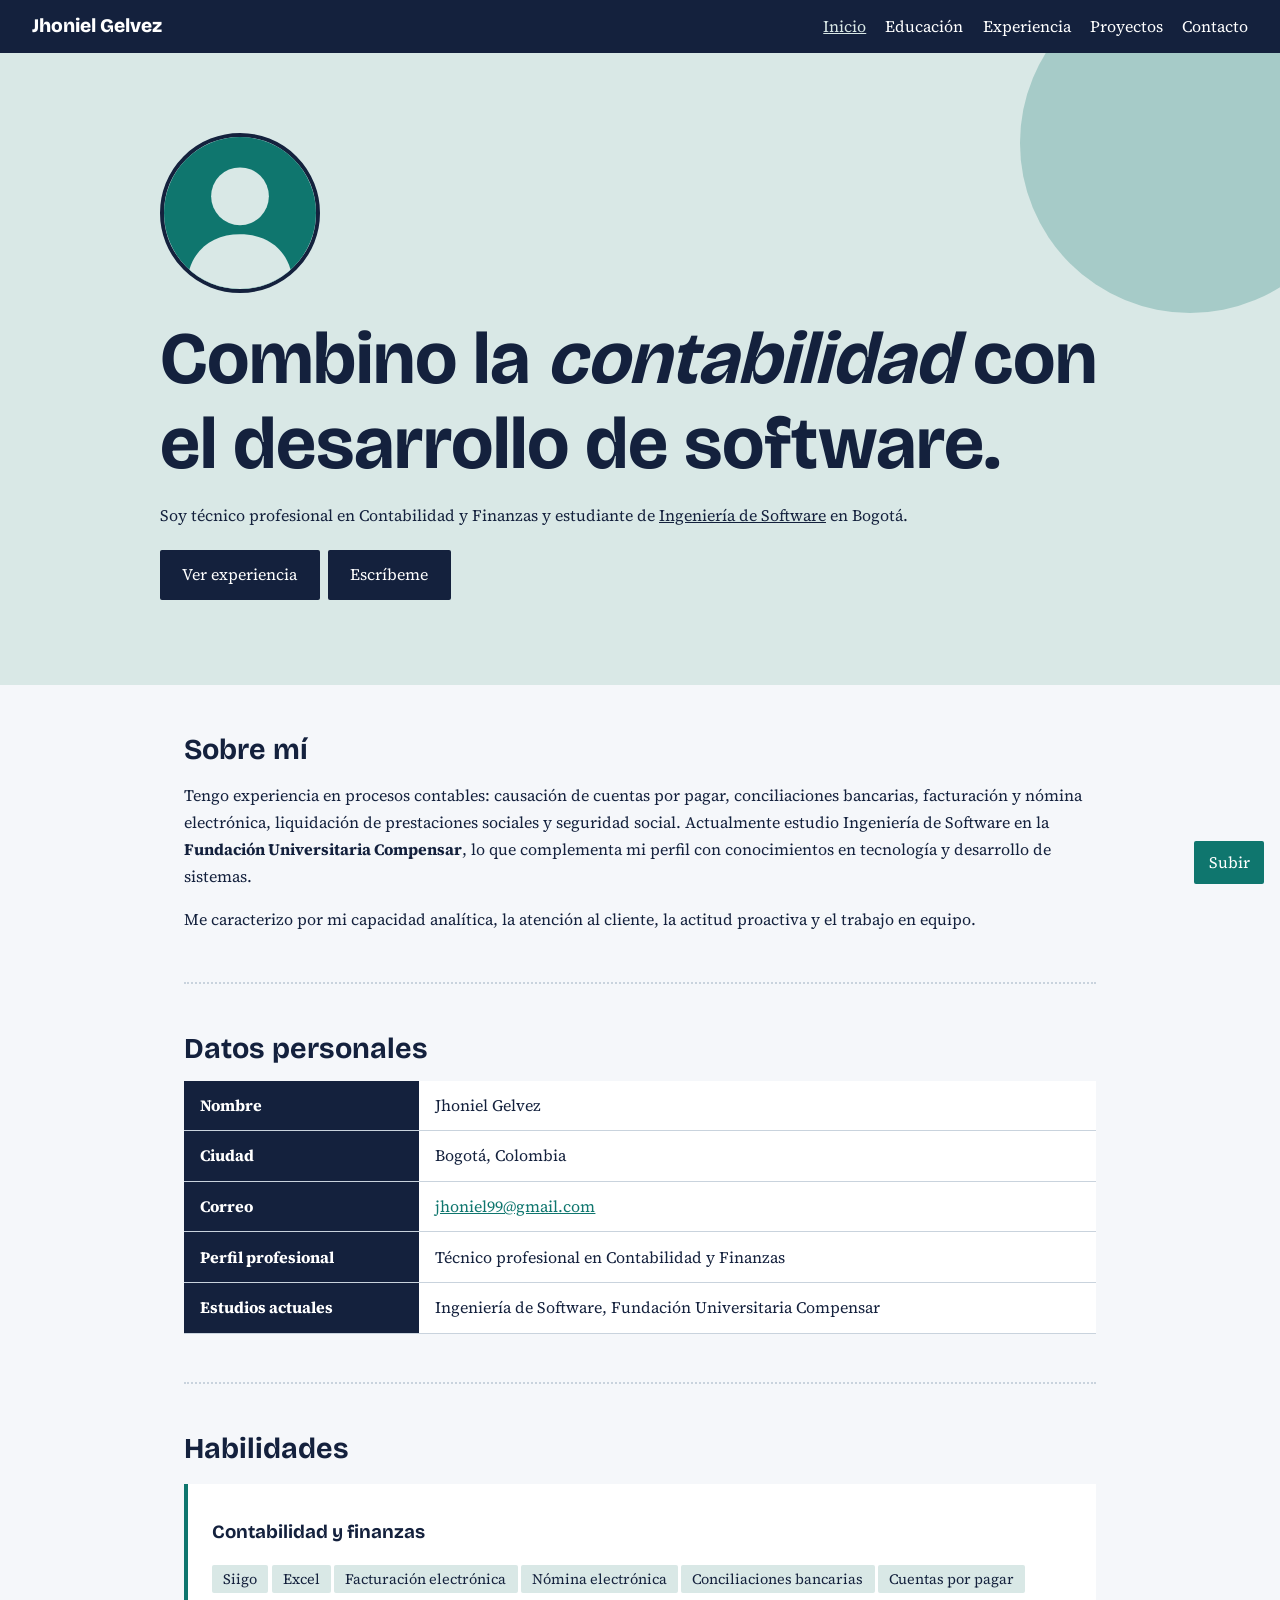
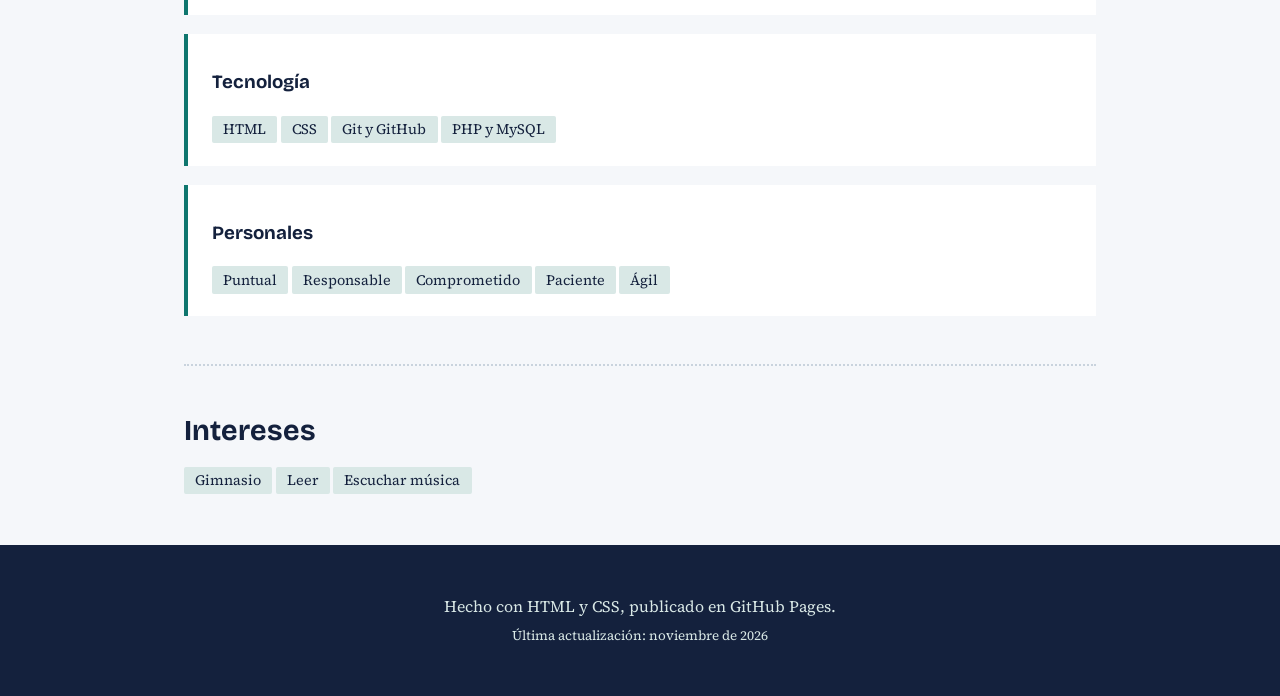
<file: index.html>
<!DOCTYPE html>
<html lang="es">
<head>
  <meta charset="utf-8">
  <meta name="viewport" content="width=device-width, initial-scale=1">
  <meta name="description" content="Hoja de vida web de Jhoniel Gelvez, estudiante de Ingeniería de Software">
  <title>Inicio | Jhoniel Gelvez</title>
  <link rel="preconnect" href="https://fonts.googleapis.com">
  <link rel="preconnect" href="https://fonts.gstatic.com" crossorigin>
  <link href="https://fonts.googleapis.com/css2?family=Bricolage+Grotesque:wght@600;800&family=Source+Serif+4&display=swap" rel="stylesheet">
  <link rel="stylesheet" href="css/styles.css">
</head>
<body id="inicio">
  <header class="nav">
    <a class="logo" href="index.html">Jhoniel Gelvez</a>
    <nav>
      <a href="index.html" class="on">Inicio</a><a href="educacion.html">Educación</a><a href="experiencia.html">Experiencia</a><a href="proyectos.html">Proyectos</a><a href="contacto.html">Contacto</a>
    </nav>
  </header>
  <div class="hero"><div class="circulo"></div><div class="in">
    <img class="foto" src="images/foto.svg" alt="Foto de perfil de Jhoniel Gelvez">
    <h1>Combino la <em>contabilidad</em> con el <strong>desarrollo de software</strong>.</h1>
    <p>Soy técnico profesional en Contabilidad y Finanzas y estudiante de <u>Ingeniería de Software</u> en Bogotá.</p>
    <a class="btn" href="experiencia.html">Ver experiencia</a><a class="btn" href="contacto.html">Escríbeme</a>
  </div></div>
  <main class="wrap">
    <h2>Sobre mí</h2>
    <p>Tengo experiencia en procesos contables: causación de cuentas por pagar, conciliaciones bancarias, facturación y nómina electrónica, liquidación de prestaciones sociales y seguridad social. Actualmente estudio Ingeniería de Software en la <b>Fundación Universitaria Compensar</b>, lo que complementa mi perfil con conocimientos en tecnología y desarrollo de sistemas.</p>
    <p>Me caracterizo por mi capacidad analítica, la atención al cliente, la actitud proactiva y el trabajo en equipo.</p>
    <hr>
    <h2>Datos personales</h2>
    <table>
      <tr><th>Nombre</th><td>Jhoniel Gelvez</td></tr>
      <tr><th>Ciudad</th><td>Bogotá, Colombia</td></tr>
      <tr><th>Correo</th><td><a href="mailto:jhoniel99@gmail.com">jhoniel99@gmail.com</a></td></tr>
      <tr><th>Perfil profesional</th><td>Técnico profesional en Contabilidad y Finanzas</td></tr>
      <tr><th>Estudios actuales</th><td>Ingeniería de Software, Fundación Universitaria Compensar</td></tr>
    </table>
    <hr>
    <h2>Habilidades</h2>
    <div class="card">
      <h3>Contabilidad y finanzas</h3>
      <span class="tag">Siigo</span><span class="tag">Excel</span><span class="tag">Facturación electrónica</span><span class="tag">Nómina electrónica</span><span class="tag">Conciliaciones bancarias</span><span class="tag">Cuentas por pagar</span>
    </div>
    <div class="card">
      <h3>Tecnología</h3>
      <span class="tag">HTML</span><span class="tag">CSS</span><span class="tag">Git y GitHub</span><span class="tag">PHP y MySQL</span>
    </div>
    <div class="card">
      <h3>Personales</h3>
      <span class="tag">Puntual</span><span class="tag">Responsable</span><span class="tag">Comprometido</span><span class="tag">Paciente</span><span class="tag">Ágil</span>
    </div>
    <hr>
    <h2>Intereses</h2>
    <span class="tag">Gimnasio</span><span class="tag">Leer</span><span class="tag">Escuchar música</span>
  </main>
  <a class="top" href="#inicio">Subir</a>
  <footer><p>Hecho con HTML y CSS, publicado en GitHub Pages.<br><small>Última actualización: noviembre de 2026</small></p></footer>
</body>
</html>
</file>
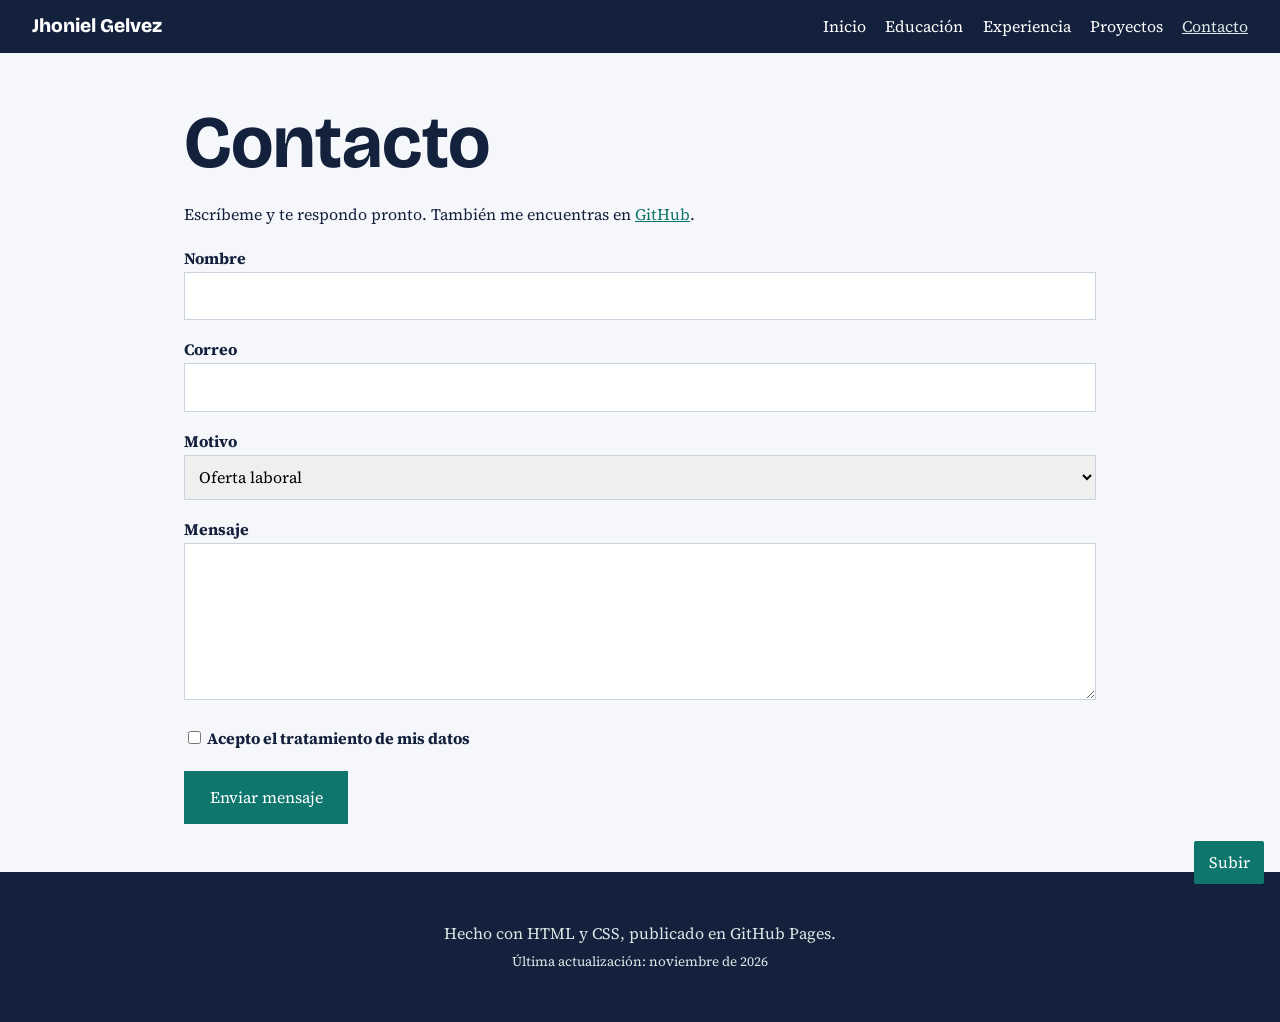
<file: contacto.html>
<!DOCTYPE html>
<html lang="es">
<head>
  <meta charset="utf-8">
  <meta name="viewport" content="width=device-width, initial-scale=1">
  <meta name="description" content="Hoja de vida web de Jhoniel Gelvez, estudiante de Ingeniería de Software">
  <title>Contacto | Jhoniel Gelvez</title>
  <link rel="preconnect" href="https://fonts.googleapis.com">
  <link rel="preconnect" href="https://fonts.gstatic.com" crossorigin>
  <link href="https://fonts.googleapis.com/css2?family=Bricolage+Grotesque:wght@600;800&family=Source+Serif+4&display=swap" rel="stylesheet">
  <link rel="stylesheet" href="css/styles.css">
</head>
<body id="inicio">
  <header class="nav">
    <a class="logo" href="index.html">Jhoniel Gelvez</a>
    <nav>
      <a href="index.html">Inicio</a><a href="educacion.html">Educación</a><a href="experiencia.html">Experiencia</a><a href="proyectos.html">Proyectos</a><a href="contacto.html" class="on">Contacto</a>
    </nav>
  </header>
  <main class="wrap">
    <h1>Contacto</h1>
    <p>Escríbeme y te respondo pronto. También me encuentras en <a href="https://github.com/JhonyGelvez" target="_blank" rel="noopener">GitHub</a>.</p>
    <form action="mailto:jhoniel99@gmail.com" method="post" enctype="text/plain">
      <label for="nombre">Nombre</label><input id="nombre" name="nombre" required>
      <label for="correo">Correo</label><input id="correo" name="correo" type="email" required>
      <label for="motivo">Motivo</label>
      <select id="motivo" name="motivo"><option>Oferta laboral</option><option>Proyecto</option><option>Otro</option></select>
      <label for="msg">Mensaje</label><textarea id="msg" name="mensaje" rows="5" required></textarea>
      <label><input type="checkbox" name="acepto" required> Acepto el tratamiento de mis datos</label>
      <button type="submit">Enviar mensaje</button>
    </form>
  </main>
  <a class="top" href="#inicio">Subir</a>
  <footer><p>Hecho con HTML y CSS, publicado en GitHub Pages.<br><small>Última actualización: noviembre de 2026</small></p></footer>
</body>
</html>
</file>
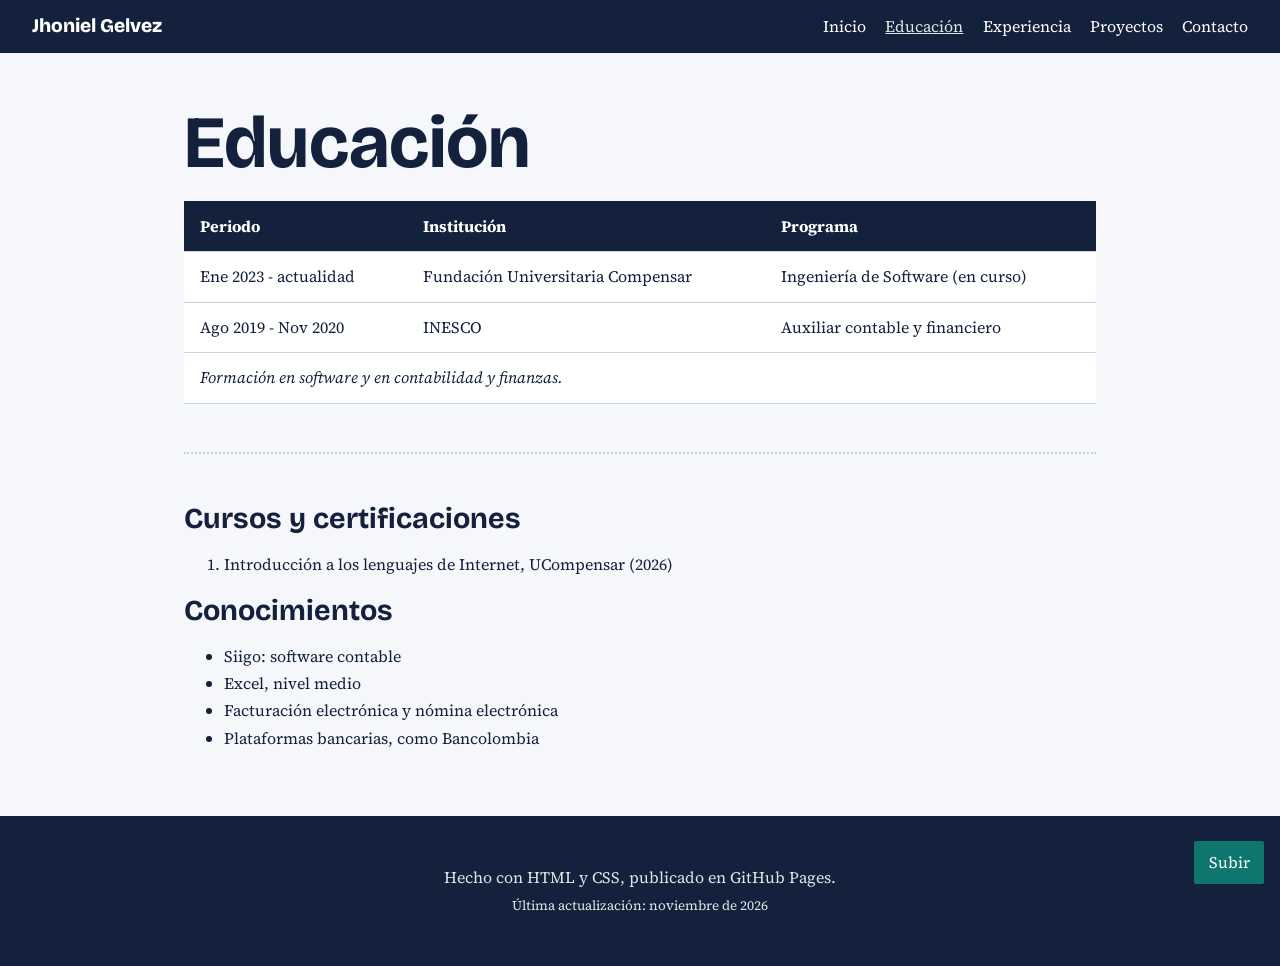
<file: educacion.html>
<!DOCTYPE html>
<html lang="es">
<head>
  <meta charset="utf-8">
  <meta name="viewport" content="width=device-width, initial-scale=1">
  <meta name="description" content="Hoja de vida web de Jhoniel Gelvez, estudiante de Ingeniería de Software">
  <title>Educación | Jhoniel Gelvez</title>
  <link rel="preconnect" href="https://fonts.googleapis.com">
  <link rel="preconnect" href="https://fonts.gstatic.com" crossorigin>
  <link href="https://fonts.googleapis.com/css2?family=Bricolage+Grotesque:wght@600;800&family=Source+Serif+4&display=swap" rel="stylesheet">
  <link rel="stylesheet" href="css/styles.css">
</head>
<body id="inicio">
  <header class="nav">
    <a class="logo" href="index.html">Jhoniel Gelvez</a>
    <nav>
      <a href="index.html">Inicio</a><a href="educacion.html" class="on">Educación</a><a href="experiencia.html">Experiencia</a><a href="proyectos.html">Proyectos</a><a href="contacto.html">Contacto</a>
    </nav>
  </header>
  <main class="wrap">
    <h1>Educación</h1>
    <table>
      <thead><tr><th>Periodo</th><th>Institución</th><th>Programa</th></tr></thead>
      <tbody>
        <tr><td>Ene 2023 - actualidad</td><td>Fundación Universitaria Compensar</td><td>Ingeniería de Software (en curso)</td></tr>
        <tr><td>Ago 2019 - Nov 2020</td><td>INESCO</td><td>Auxiliar contable y financiero</td></tr>
      </tbody>
      <tfoot><tr><td colspan="3"><em>Formación en software y en contabilidad y finanzas.</em></td></tr></tfoot>
    </table>
    <hr>
    <h2>Cursos y certificaciones</h2>
    <ol>
      <li>Introducción a los lenguajes de Internet, UCompensar (2026)</li>
    </ol>
    <h2>Conocimientos</h2>
    <ul>
      <li>Siigo: software contable</li>
      <li>Excel, nivel medio</li>
      <li>Facturación electrónica y nómina electrónica</li>
      <li>Plataformas bancarias, como Bancolombia</li>
    </ul>
  </main>
  <a class="top" href="#inicio">Subir</a>
  <footer><p>Hecho con HTML y CSS, publicado en GitHub Pages.<br><small>Última actualización: noviembre de 2026</small></p></footer>
</body>
</html>
</file>
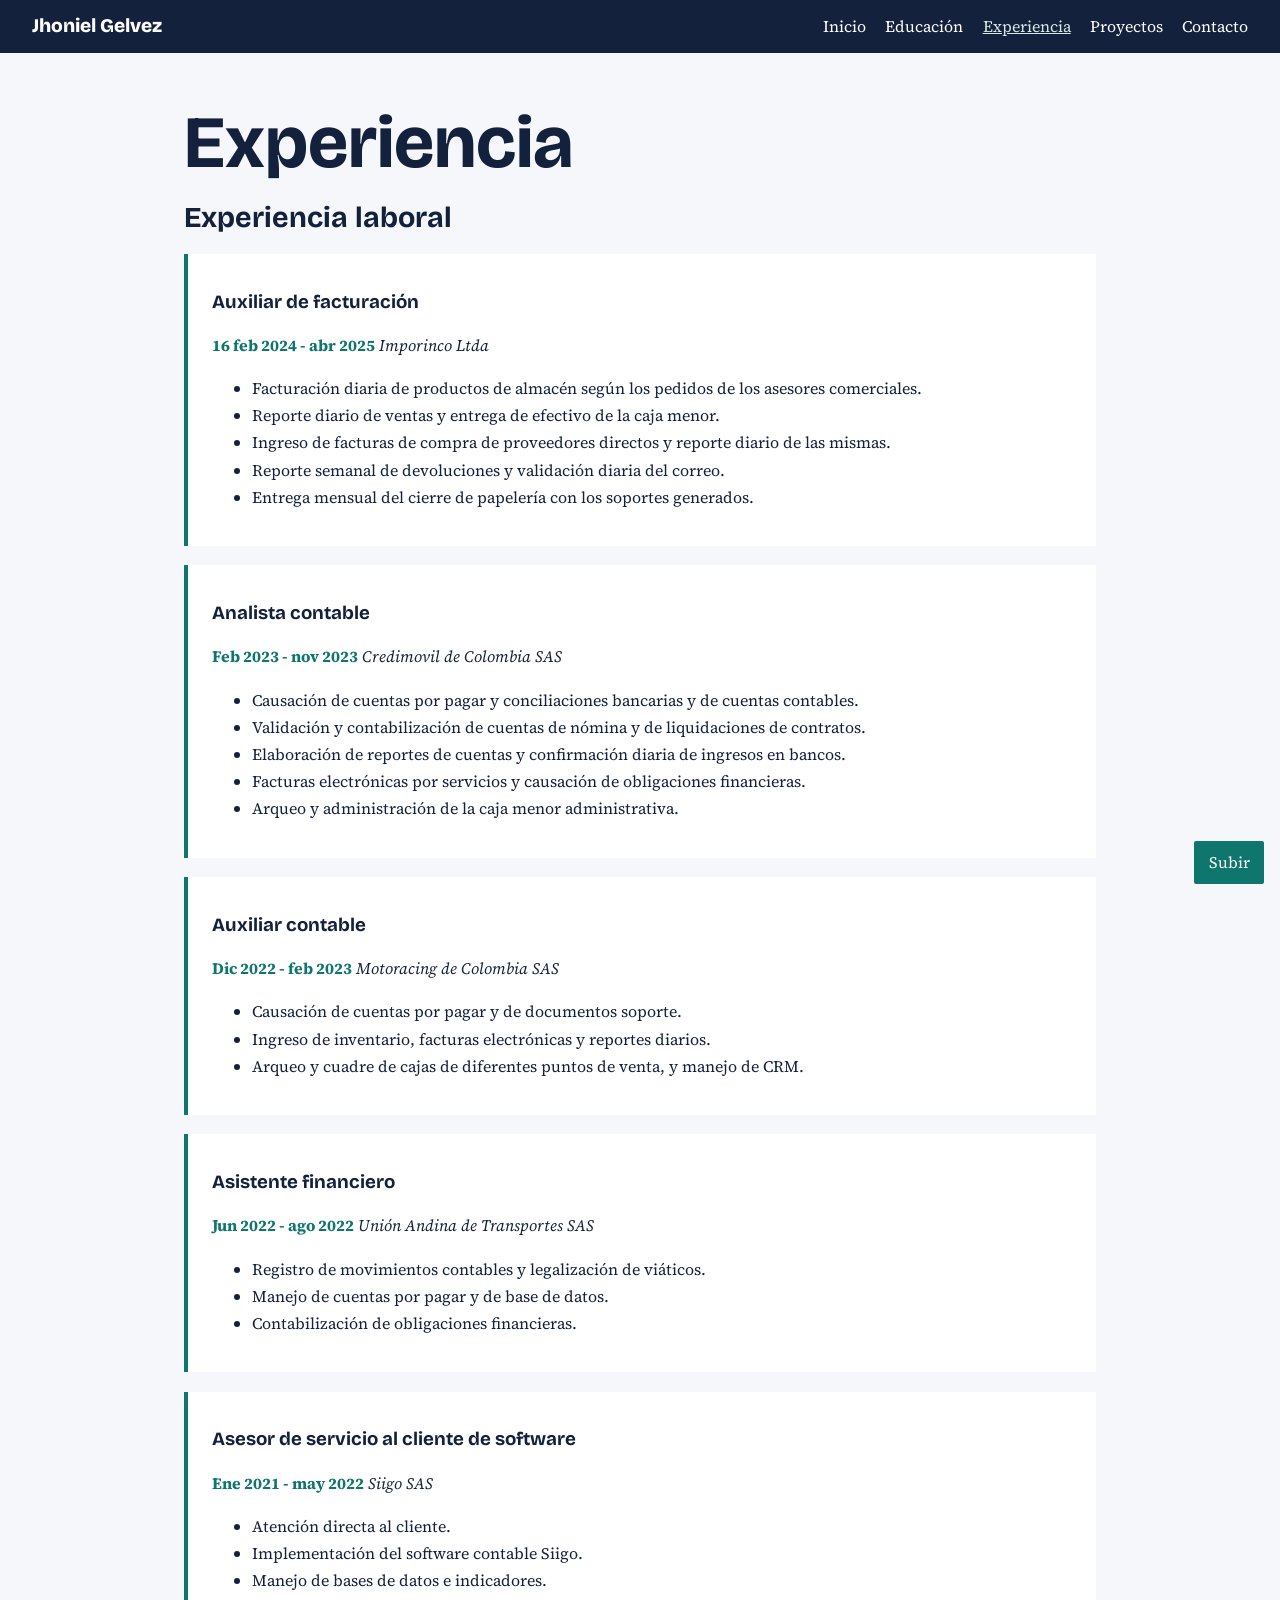
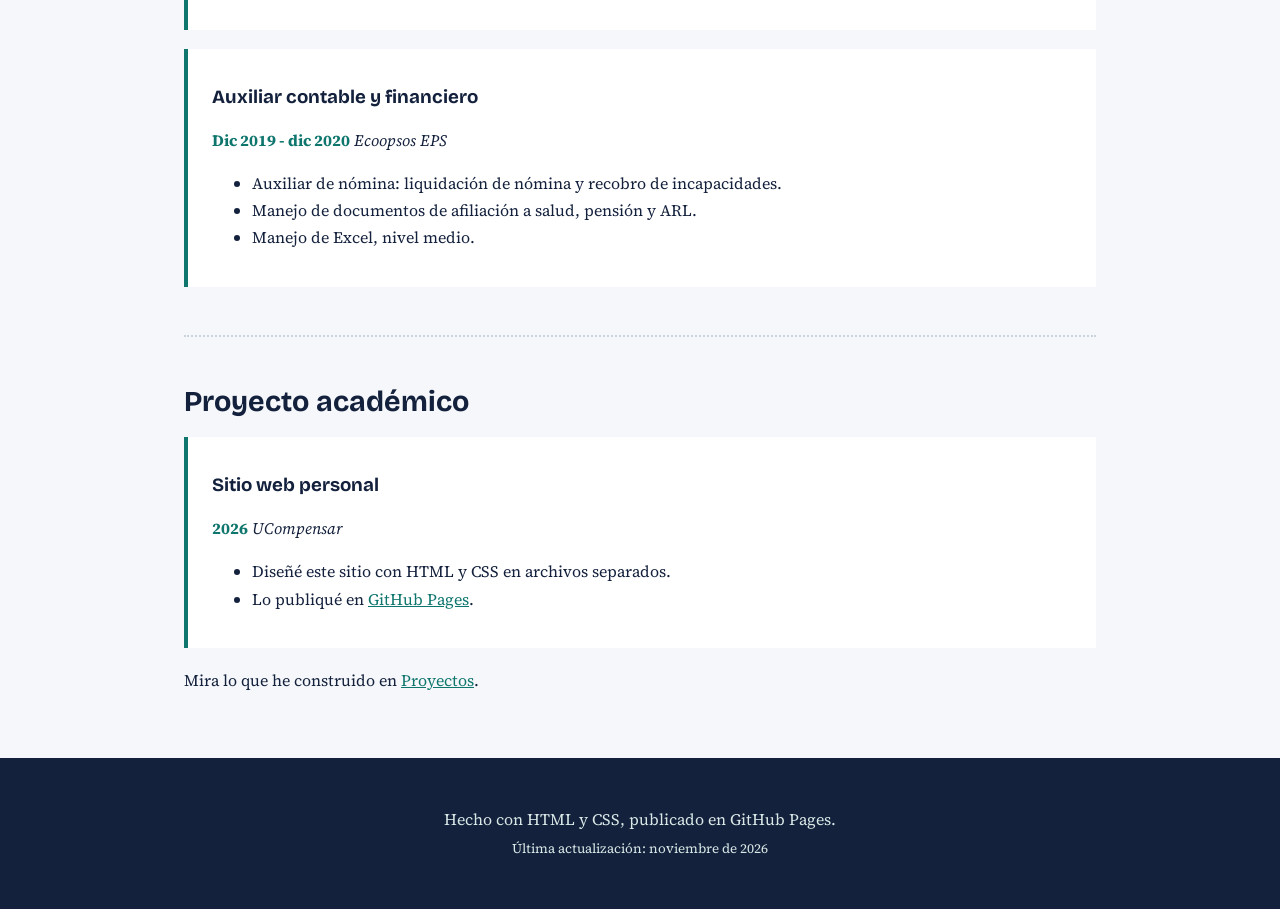
<file: experiencia.html>
<!DOCTYPE html>
<html lang="es">
<head>
  <meta charset="utf-8">
  <meta name="viewport" content="width=device-width, initial-scale=1">
  <meta name="description" content="Hoja de vida web de Jhoniel Gelvez, estudiante de Ingeniería de Software">
  <title>Experiencia | Jhoniel Gelvez</title>
  <link rel="preconnect" href="https://fonts.googleapis.com">
  <link rel="preconnect" href="https://fonts.gstatic.com" crossorigin>
  <link href="https://fonts.googleapis.com/css2?family=Bricolage+Grotesque:wght@600;800&family=Source+Serif+4&display=swap" rel="stylesheet">
  <link rel="stylesheet" href="css/styles.css">
</head>
<body id="inicio">
  <header class="nav">
    <a class="logo" href="index.html">Jhoniel Gelvez</a>
    <nav>
      <a href="index.html">Inicio</a><a href="educacion.html">Educación</a><a href="experiencia.html" class="on">Experiencia</a><a href="proyectos.html">Proyectos</a><a href="contacto.html">Contacto</a>
    </nav>
  </header>
  <main class="wrap">
    <h1>Experiencia</h1>
    <h2>Experiencia laboral</h2>
    <div class="card">
      <h3>Auxiliar de facturación</h3>
      <span class="fecha">16 feb 2024 - abr 2025</span> <i>Imporinco Ltda</i>
      <ul>
        <li>Facturación diaria de productos de almacén según los pedidos de los asesores comerciales.</li>
        <li>Reporte diario de ventas y entrega de efectivo de la caja menor.</li>
        <li>Ingreso de facturas de compra de proveedores directos y reporte diario de las mismas.</li>
        <li>Reporte semanal de devoluciones y validación diaria del correo.</li>
        <li>Entrega mensual del cierre de papelería con los soportes generados.</li>
      </ul>
    </div>
    <div class="card">
      <h3>Analista contable</h3>
      <span class="fecha">Feb 2023 - nov 2023</span> <i>Credimovil de Colombia SAS</i>
      <ul>
        <li>Causación de cuentas por pagar y conciliaciones bancarias y de cuentas contables.</li>
        <li>Validación y contabilización de cuentas de nómina y de liquidaciones de contratos.</li>
        <li>Elaboración de reportes de cuentas y confirmación diaria de ingresos en bancos.</li>
        <li>Facturas electrónicas por servicios y causación de obligaciones financieras.</li>
        <li>Arqueo y administración de la caja menor administrativa.</li>
      </ul>
    </div>
    <div class="card">
      <h3>Auxiliar contable</h3>
      <span class="fecha">Dic 2022 - feb 2023</span> <i>Motoracing de Colombia SAS</i>
      <ul>
        <li>Causación de cuentas por pagar y de documentos soporte.</li>
        <li>Ingreso de inventario, facturas electrónicas y reportes diarios.</li>
        <li>Arqueo y cuadre de cajas de diferentes puntos de venta, y manejo de CRM.</li>
      </ul>
    </div>
    <div class="card">
      <h3>Asistente financiero</h3>
      <span class="fecha">Jun 2022 - ago 2022</span> <i>Unión Andina de Transportes SAS</i>
      <ul>
        <li>Registro de movimientos contables y legalización de viáticos.</li>
        <li>Manejo de cuentas por pagar y de base de datos.</li>
        <li>Contabilización de obligaciones financieras.</li>
      </ul>
    </div>
    <div class="card">
      <h3>Asesor de servicio al cliente de software</h3>
      <span class="fecha">Ene 2021 - may 2022</span> <i>Siigo SAS</i>
      <ul>
        <li>Atención directa al cliente.</li>
        <li>Implementación del software contable Siigo.</li>
        <li>Manejo de bases de datos e indicadores.</li>
      </ul>
    </div>
    <div class="card">
      <h3>Auxiliar contable y financiero</h3>
      <span class="fecha">Dic 2019 - dic 2020</span> <i>Ecoopsos EPS</i>
      <ul>
        <li>Auxiliar de nómina: liquidación de nómina y recobro de incapacidades.</li>
        <li>Manejo de documentos de afiliación a salud, pensión y ARL.</li>
        <li>Manejo de Excel, nivel medio.</li>
      </ul>
    </div>
    <hr>
    <h2>Proyecto académico</h2>
    <div class="card">
      <h3>Sitio web personal</h3>
      <span class="fecha">2026</span> <i>UCompensar</i>
      <ul>
        <li>Diseñé este sitio con HTML y CSS en archivos separados.</li>
        <li>Lo publiqué en <a href="https://pages.github.com" target="_blank" rel="noopener">GitHub Pages</a>.</li>
      </ul>
    </div>
    <p>Mira lo que he construido en <a href="proyectos.html">Proyectos</a>.</p>
  </main>
  <a class="top" href="#inicio">Subir</a>
  <footer><p>Hecho con HTML y CSS, publicado en GitHub Pages.<br><small>Última actualización: noviembre de 2026</small></p></footer>
</body>
</html>
</file>
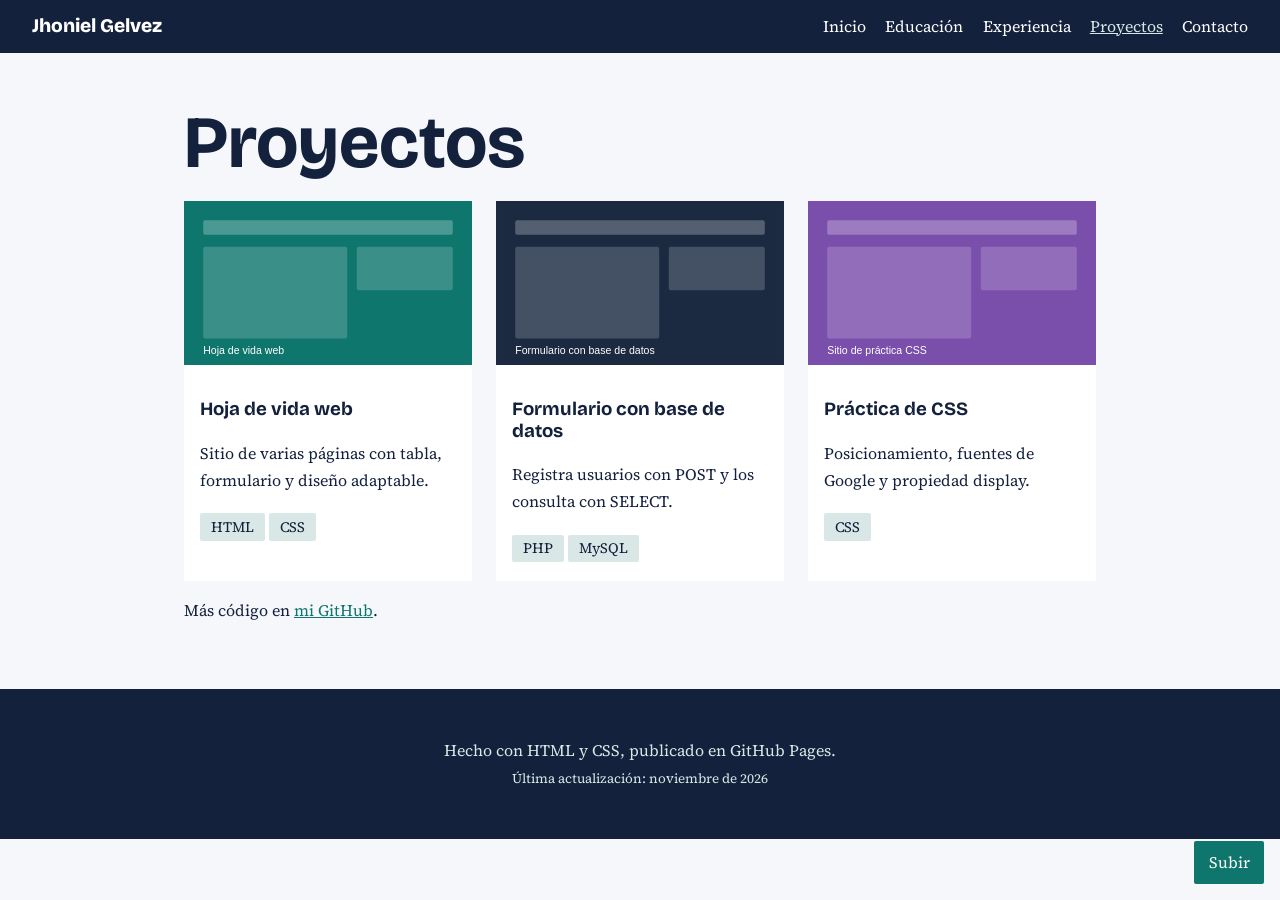
<file: proyectos.html>
<!DOCTYPE html>
<html lang="es">
<head>
  <meta charset="utf-8">
  <meta name="viewport" content="width=device-width, initial-scale=1">
  <meta name="description" content="Hoja de vida web de Jhoniel Gelvez, estudiante de Ingeniería de Software">
  <title>Proyectos | Jhoniel Gelvez</title>
  <link rel="preconnect" href="https://fonts.googleapis.com">
  <link rel="preconnect" href="https://fonts.gstatic.com" crossorigin>
  <link href="https://fonts.googleapis.com/css2?family=Bricolage+Grotesque:wght@600;800&family=Source+Serif+4&display=swap" rel="stylesheet">
  <link rel="stylesheet" href="css/styles.css">
</head>
<body id="inicio">
  <header class="nav">
    <a class="logo" href="index.html">Jhoniel Gelvez</a>
    <nav>
      <a href="index.html">Inicio</a><a href="educacion.html">Educación</a><a href="experiencia.html">Experiencia</a><a href="proyectos.html" class="on">Proyectos</a><a href="contacto.html">Contacto</a>
    </nav>
  </header>
  <main class="wrap">
    <h1>Proyectos</h1>
    <div class="grid">
      <figure><img src="images/p1.svg" alt="Vista del sitio de hoja de vida"><figcaption><h3>Hoja de vida web</h3><p>Sitio de varias páginas con tabla, formulario y diseño adaptable.</p><span class="tag">HTML</span><span class="tag">CSS</span></figcaption></figure>
      <figure><img src="images/p2.svg" alt="Vista del formulario con base de datos"><figcaption><h3>Formulario con base de datos</h3><p>Registra usuarios con POST y los consulta con SELECT.</p><span class="tag">PHP</span><span class="tag">MySQL</span></figcaption></figure>
      <figure><img src="images/p3.svg" alt="Vista del sitio de práctica CSS"><figcaption><h3>Práctica de CSS</h3><p>Posicionamiento, fuentes de Google y propiedad display.</p><span class="tag">CSS</span></figcaption></figure>
    </div>
    <p>Más código en <a href="https://github.com/TU_USUARIO" target="_blank" rel="noopener">mi GitHub</a>.</p>
  </main>
  <a class="top" href="#inicio">Subir</a>
  <footer><p>Hecho con HTML y CSS, publicado en GitHub Pages.<br><small>Última actualización: noviembre de 2026</small></p></footer>
</body>
</html>
</file>
<file: css/styles.css>
/* 1. Variables y reglas generales */
:root{--bg:#F5F7FA;--ink:#14213D;--teal:#0F766E;--mist:#D9E8E6;--line:#C9D3DD}
*{box-sizing:border-box}
body{margin:0;font-family:'Source Serif 4',serif;line-height:1.7;color:var(--ink);background:var(--bg)}
h1,h2,h3,.logo{font-family:'Bricolage Grotesque',sans-serif;line-height:1.15}
h1{font-size:clamp(2.4rem,7vw,4.6rem);margin:0 0 1rem}
h2{font-size:1.8rem;margin:0 0 1rem}
a{color:var(--teal)}
hr{border:0;border-top:2px dotted var(--line);margin:3rem 0}
/* 2. Navegación: posición sticky */
.nav{position:sticky;top:0;z-index:5;display:flex;justify-content:space-between;align-items:center;flex-wrap:wrap;gap:.5rem;background:var(--ink);padding:.8rem 2rem}
.nav a{color:#fff;text-decoration:none;margin-left:1.2rem}
.nav .logo{margin:0;font-weight:800;font-size:1.2rem}
.nav a:hover,.nav a.on{color:var(--mist);text-decoration:underline}
/* 3. Estructura con div: posición relative y absolute */
.wrap{max-width:960px;margin:0 auto;padding:3rem 1.5rem}
.hero{position:relative;overflow:hidden;background:var(--mist);padding:5rem 1.5rem}
.hero .in{position:relative;z-index:1;max-width:960px;margin:0 auto}
.circulo{position:absolute;right:-80px;top:-80px;width:340px;height:340px;border-radius:50%;background:var(--teal);opacity:.25}
.foto{width:160px;height:160px;border-radius:50%;border:4px solid var(--ink);object-fit:cover;margin-bottom:1rem}
/* 4. Componentes con clases y display */
.btn{display:inline-block;background:var(--ink);color:#fff;padding:.7rem 1.4rem;text-decoration:none;margin:.3rem .5rem .3rem 0;border-radius:2px;transition:background .2s}
.btn:hover{background:var(--teal)}
.card{background:#fff;border-left:4px solid var(--teal);padding:1.2rem 1.5rem;margin:1.2rem 0;transition:transform .2s}
.card:hover{transform:translateX(6px)}
.tag{display:inline-block;background:var(--mist);padding:.1rem .7rem;margin:.2rem .2rem .2rem 0;border-radius:2px;font-size:.9rem}
.fecha{color:var(--teal);font-weight:bold}
.barra{background:var(--line);height:10px;border-radius:5px;margin:.2rem 0 1rem}
.barra div{height:100%;background:var(--teal);border-radius:5px}
.n90{width:90%}.n80{width:80%}.n70{width:70%}.n60{width:60%}
.grid{display:grid;grid-template-columns:repeat(auto-fit,minmax(260px,1fr));gap:1.5rem}
figure{margin:0;background:#fff}
figure img{width:100%;display:block}
figcaption{padding:1rem}
/* 5. Tablas y formularios */
table{border-collapse:collapse;width:100%;background:#fff}
th,td{padding:.7rem 1rem;border-bottom:1px solid var(--line);text-align:left}
th{background:var(--ink);color:#fff}
label{display:block;margin-top:1rem;font-weight:bold}
input,select,textarea{width:100%;padding:.6rem;border:1px solid var(--line);font:inherit}
input[type=checkbox]{width:auto}
button{margin-top:1.2rem;background:var(--teal);color:#fff;border:0;padding:.8rem 1.6rem;font:inherit;cursor:pointer}
/* 6. Posición fixed, pie y accesibilidad */
.top{position:fixed;right:1rem;bottom:1rem;background:var(--teal);color:#fff;padding:.5rem .9rem;border-radius:2px;text-decoration:none}
footer{text-align:center;padding:2rem;background:var(--ink);color:var(--mist)}
a:focus-visible,button:focus-visible,input:focus-visible,select:focus-visible,textarea:focus-visible{outline:3px solid var(--teal);outline-offset:2px}
@media(max-width:700px){.nav{padding:.8rem 1rem}.nav a{margin:0 .8rem 0 0}.circulo{display:none}}
</file>
